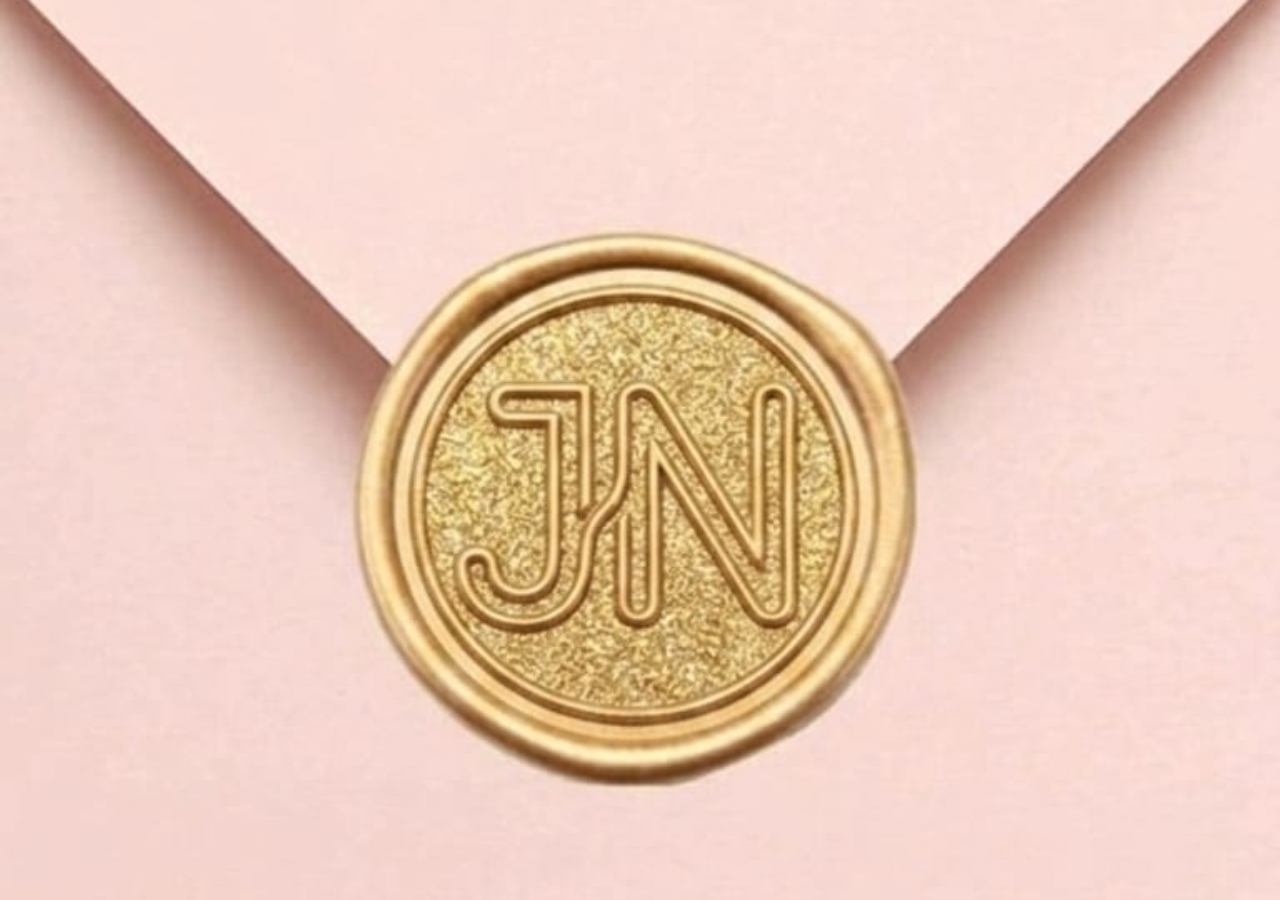
<file: index.html>
<!DOCTYPE html>
<html lang="en">
<head>
<meta charset="UTF-8">
<meta name="viewport" content="width=device-width, initial-scale=1.0">
<title>Invitation</title>
<link rel="stylesheet" href="style.css">

<meta property="og:title" content="Juraij & Nafiya Wedding 💍">
<meta property="og:description" content="You are invited to our special day 💖">
<meta property="og:image" content="https://fidhasherinpersonal-prog.github.io/J-N_Nikkah-Invitation/cover.jpg">
<meta property="og:url" content="https://fidhasherinpersonal-prog.github.io/J-N_Nikkah-Invitation/">
<meta property="og:type" content="website">
</head>

<body>

<div class="screen" id="screen">

    <!-- clickable seal area -->
    <div class="click-area" onclick="openInvite()"></div>

</div>

<script src="script.js"></script>

</body>
</html>
</file>
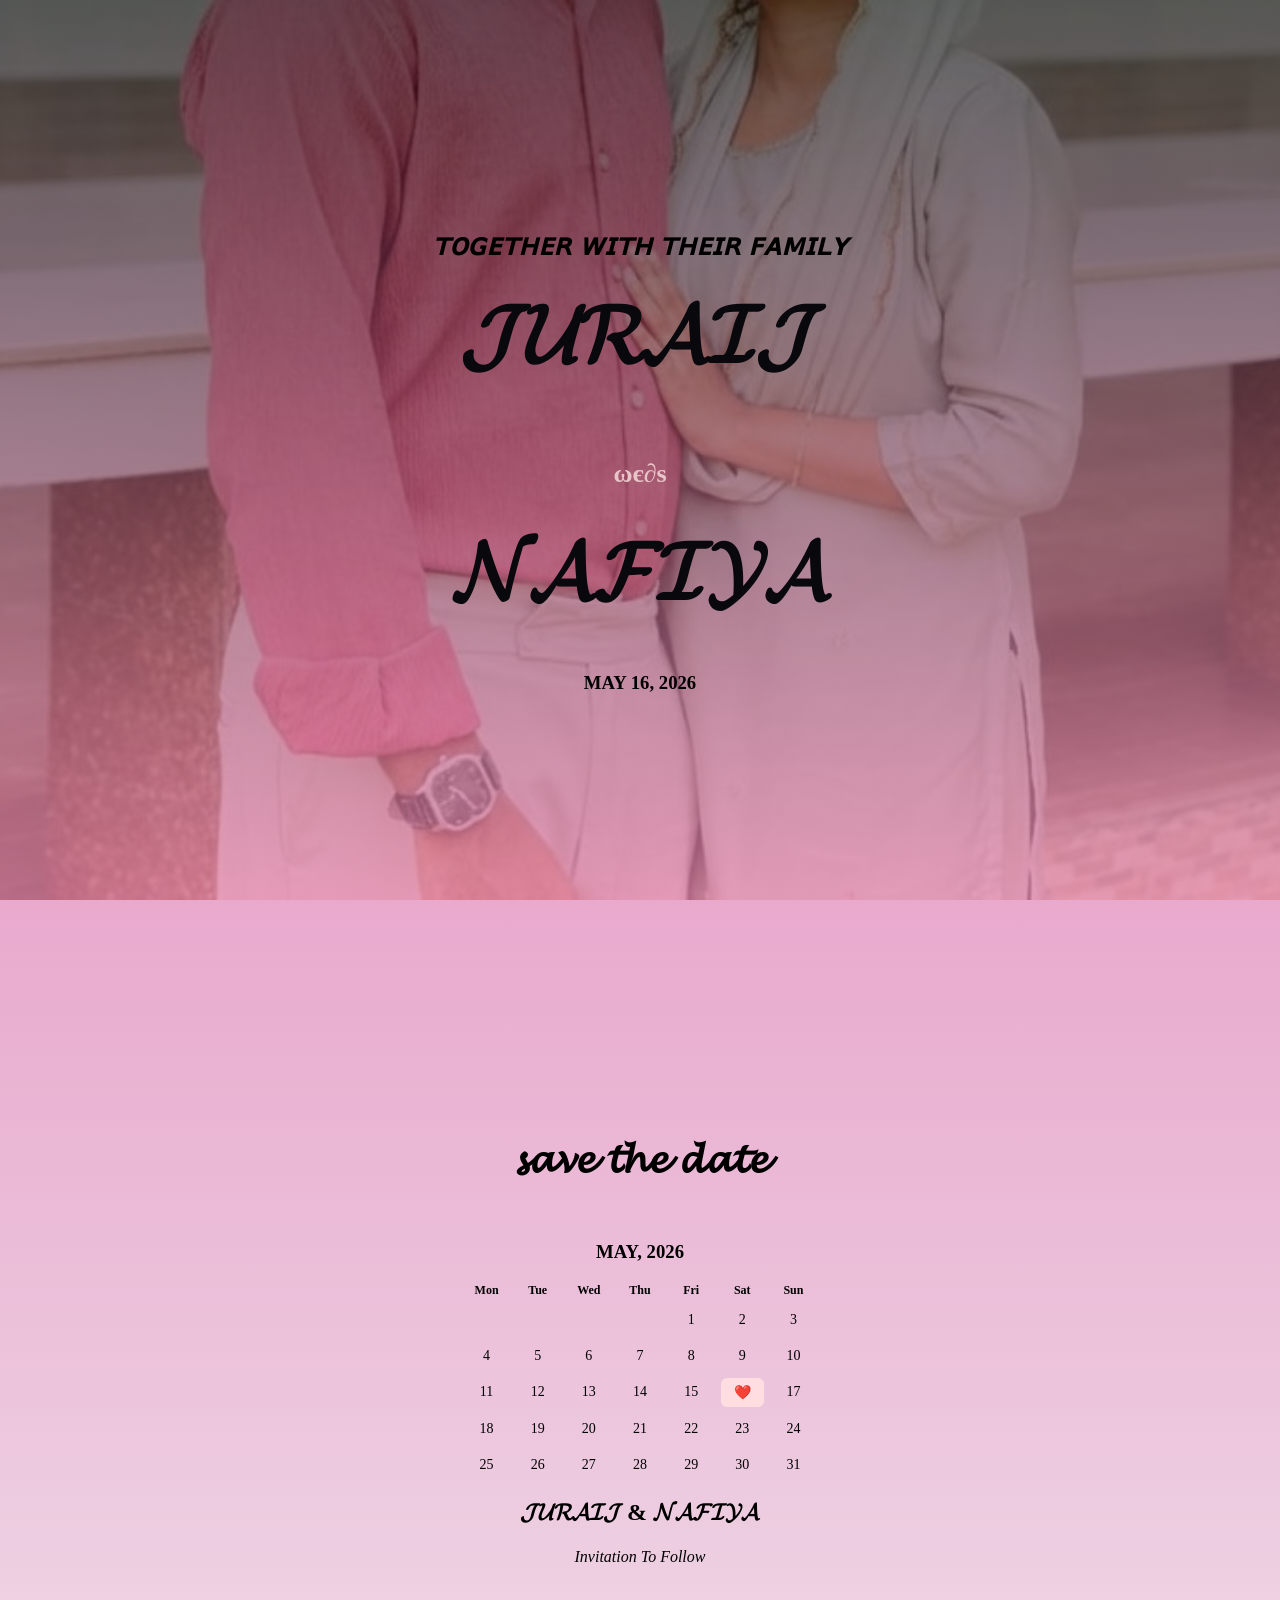
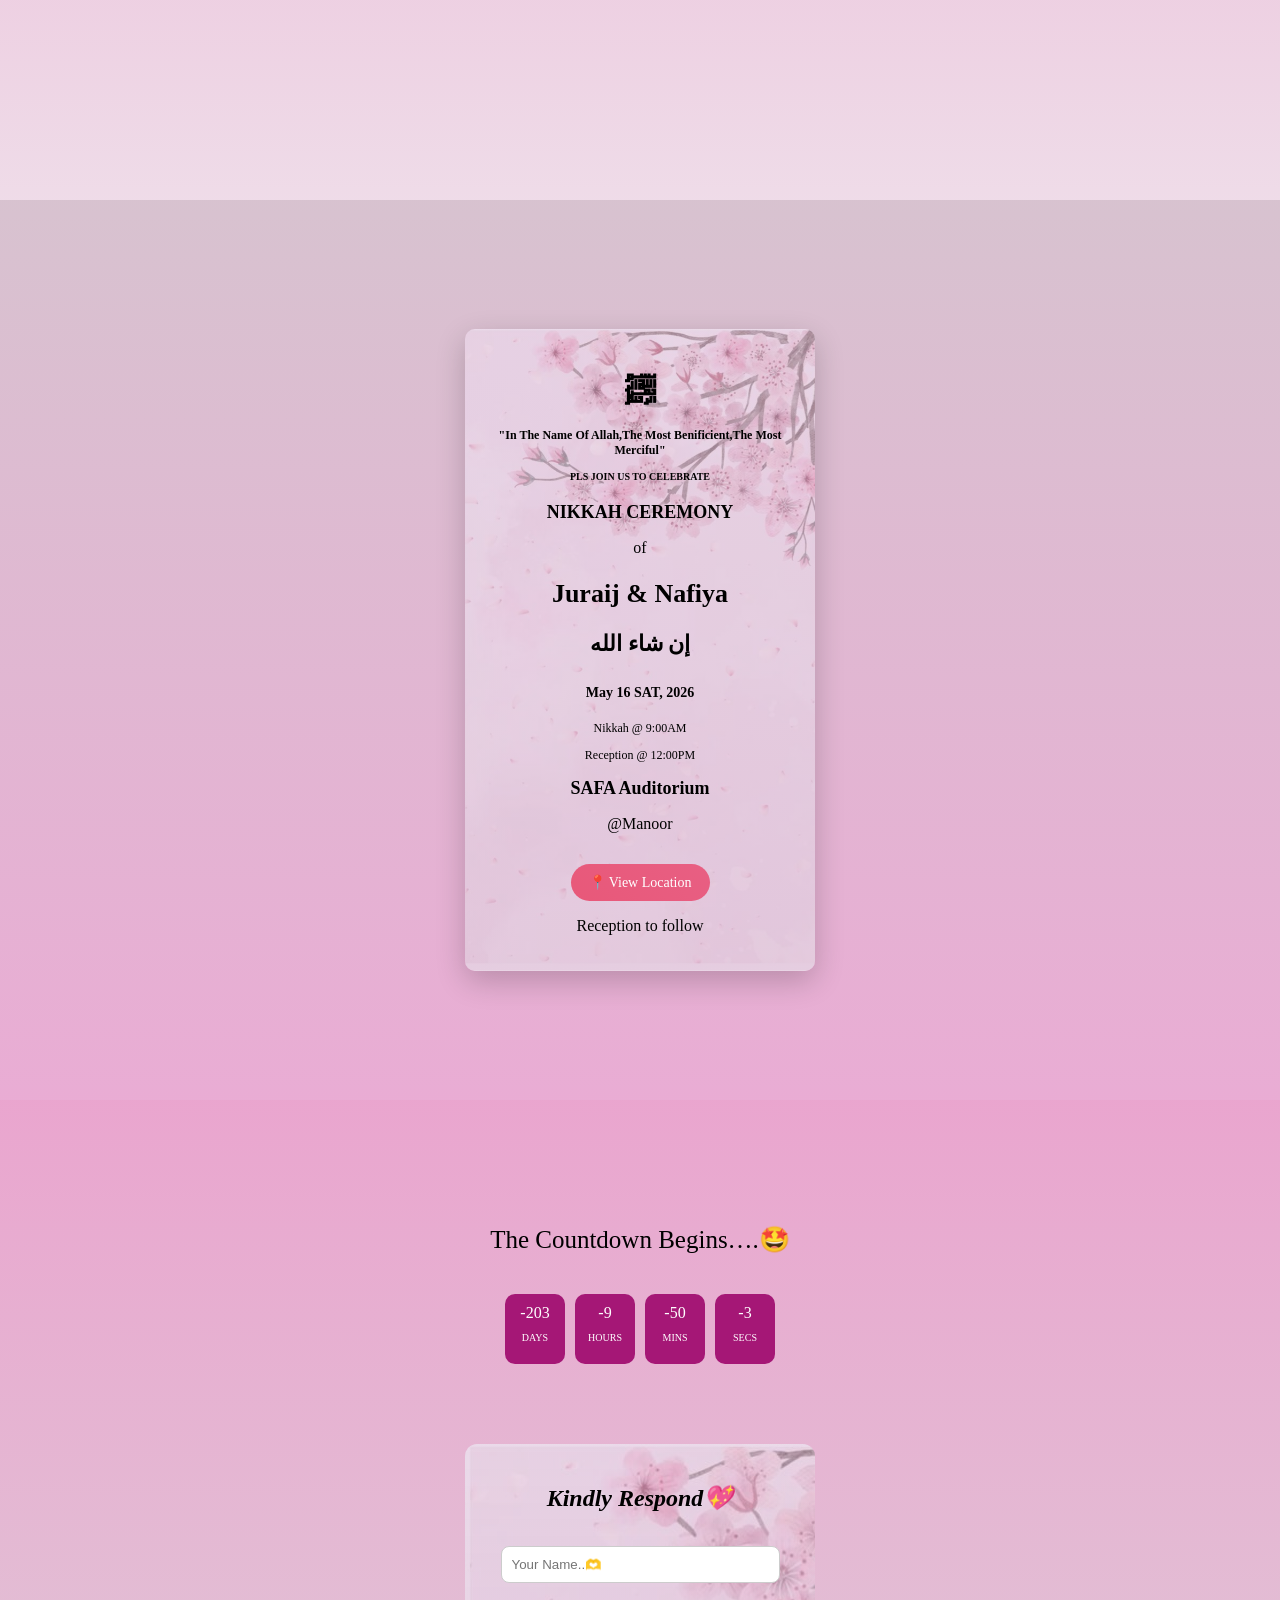
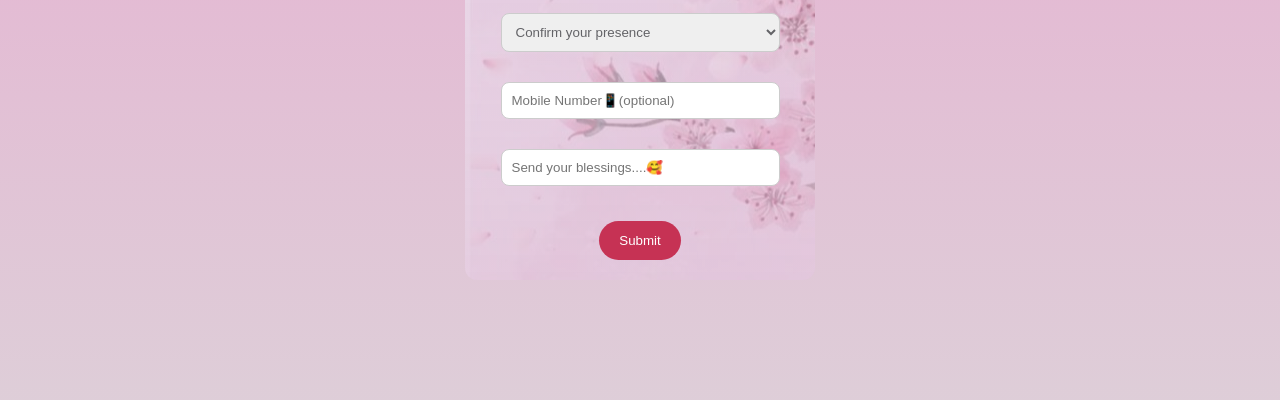
<file: main.html>
<!DOCTYPE html>
<html lang="en">
<head>
<meta charset="UTF-8">
<meta name="viewport" content="width=device-width, initial-scale=1.0">
<title>Wedding</title>
<link rel="stylesheet" href="main.css">
<link rel="scriptsheet" href="main.css">
</head>

<body>

<!-- 🌸 Section 1: Names -->
<section class="page hero">
    <h4>ᴛᴏɢᴇᴛʜᴇʀ ᴡɪᴛʜ ᴛʜᴇɪʀ ꜰᴀᴍɪʟʏ</h4>
    <h1>𝓙𝓤𝓡𝓐𝓘𝓙</h1>
    <h2>ωє∂ѕ</h2>
    <h1>𝓝𝓐𝓕𝓘𝓨𝓐</h1>
    <h3 class="date-m">MAY 16, 2026</h3>
    
</section>
<!-- 📅 Section 2: Calendar -->
<section class="page calendar">
    <h2>𝓼𝓪𝓿𝓮 𝓽𝓱𝓮 𝓭𝓪𝓽𝓮</h2>
    <h3> <a>MAY,</a> <a>2026</a>  </h3>
    <div class="calendar-box">
        <div class="day">Mon</div>
        <div class="day">Tue</div>
        <div class="day">Wed</div>
        <div class="day">Thu</div>
        <div class="day">Fri</div>
        <div class="day">Sat</div>
        <div class="day">Sun</div>

        <!-- Dates (example for June) -->
        <div></div><div></div><div></div><div></div>
        <div class="date">1</div>
        <div class="date">2</div>
        <div class="date">3</div>
        <div class="date">4</div>
        <div class="date">5</div>
        <div class="date">6</div>
        <div class="date">7</div>
        <div class="date">8</div>
        <div class="date">9</div>
        <div class="date">10</div>
        <div class="date">11</div>
        <div class="date">12</div>
        <div class="date">13</div>
        <div class="date">14</div>
        <div class="date">15</div>

         <!-- ❤️ Wedding Date -->
        <div class="date special">❤️</div>

        <div class="date">17</div>
        <div class="date">18</div>
        <div class="date">19</div>
        <div class="date">20</div>
        <div class="date">21</div>
        <div class="date">22</div>
        <div class="date">23</div>
        <div class="date">24</div>
        <div class="date">25</div>
        <div class="date">26</div>
        <div class="date">27</div>
        <div class="date">28</div>
        <div class="date">29</div>
        <div class="date">30</div>
        <div class="date">31</div> 
    </div>

    <h1>𝓙𝓤𝓡𝓐𝓘𝓙 & 𝓝𝓐𝓕𝓘𝓨𝓐</h1>
    <h4><i>Invitation To Follow</i></h4>
</section>

<!-- 👰 Section 3: Details -->
<section class="page details">

    <div class="card">
        <h2 class="bismi">​﷽</h2>

        <h3 class="top-text">"In The Name Of Allah,The Most Benificient,The Most Merciful"</h3>
        <h4 class="bottom-text">PLS JOIN US TO CELEBRATE</h4>

        <h1 class="title">NIKKAH CEREMONY</h1>

        <p class="of">of</p>

        <h2 class="names">Juraij & Nafiya</h2>

        <div class="line"></div>

        <h3 class="ins">إن شاء الله</h3>

        <h3 class="date">May 16 SAT, 2026</h3>

        <p class="time">Nikkah @ 9:00AM</p>
        <p class="time">Reception @ 12:00PM</p>

        <h2 class="venue">SAFA Auditorium</h2>
        <p>@Manoor</p>


        <a href="https://maps.app.goo.gl/9h479XhTLWyrWDgr5?g_st=aw" target="_blank" class="location-btn">
    📍 View Location
</a>

        <p class="footer">Reception to follow</p>

    </div>

</section>

<section class="page rsvp">
    <p class="countdown-begin">The Countdown Begins….🤩</p>

    <div class="countdown-box">
        <div class="time-box">
            <span id="days">00</span>
            <p>DAYS</p>
        </div>

        <div class="time-box">
            <span id="hours">00</span>
            <p>HOURS</p>
        </div>

        <div class="time-box">
            <span id="mins">00</span>
            <p>MINS</p>
        </div>

        <div class="time-box">
            <span id="secs">00</span>
            <p>SECS</p>
        </div>
    </div>

    <!-- RSVP FORM CARD -->
    <div class="rsvp-card" id="rsvpForm">

        <h2><i>Kindly Respond💖</i></h2>

        <form id="rsvpFormBox" action="https://formspree.io/f/xbdwrbzg" method="POST">
 
            <input type="text" name="name" id="name" placeholder="Your Name..🫶" required>

            <select name="attendance" id="attendance" required>
                <option value="">Confirm your presence</option>
                <option value="Yes">Yes, I will attend</option>
                <option value="No">No, I can’t attend</option>
            </select>

            <input type="tel" name="phone" id="phone" placeholder="Mobile Number📱(optional)">

            <input type="text" name="wish" id="wish" placeholder="Send your blessings....🥰">

            <button type="submit">Submit</button>
        </form>

    </div>

    <!-- THANK YOU CARD -->
    <div class="thank-card" id="thankCard" style="display: none;">
    <h2 id="thankMessage">💖</h2>
    <p class="rsvp-message">We’re so excited to celebrate our special day with you.....
        <a>Get ready for a beautiful day 🫂 </a></p>

    </div>

</section>

<script>

function submitRSVP(event) {
    event.preventDefault();

    const phone = document.getElementById("phone").value.trim();

    // Get stored numbers
    let submittedNumbers = JSON.parse(localStorage.getItem("rsvpNumbers")) || [];

    // Check if already submitted
    if (submittedNumbers.includes(phone)) {
        alert("You have already submitted your RSVP 💖");
        return;
    }

    const form = document.getElementById("rsvpFormBox");
    const data = new FormData(form);

    fetch("https://formspree.io/f/xbdwrbzg", {
        method: "POST",
        body: data,
        headers: {
            'Accept': 'application/json'
        }
    })
    .then(response => {
        if (response.ok) {

            // Save number
            submittedNumbers.push(phone);
            localStorage.setItem("rsvpNumbers", JSON.stringify(submittedNumbers));

            // Show thank card
            document.getElementById("rsvpForm").style.display = "none";
            document.getElementById("thankCard").style.display = "block";

            document.getElementById("thankMessage").innerText =
                "Thank You For Your Response 💖";

            startCountdown();

        } else {
            alert("Something went wrong 😢");
        }
    });
}


function startCountdown() {
    const eventDate = new Date("May 16, 2026 21:00:00").getTime();

    setInterval(() => {
        const now = new Date().getTime();
        const diff = eventDate - now;

        const days = Math.floor(diff / (1000 * 60 * 60 * 24));
        const hours = Math.floor((diff / (1000 * 60 * 60)) % 24);
        const mins = Math.floor((diff / (1000 * 60)) % 60);
        const secs = Math.floor((diff / 1000) % 60);

        document.getElementById("days").innerText = days;
        document.getElementById("hours").innerText = hours;
        document.getElementById("mins").innerText = mins;
        document.getElementById("secs").innerText = secs;

    }, 1000);
}

startCountdown();

</script>

</body>
</html>
</file>
<file: style.css>
/* Remove default spacing */
body, html {
    margin: 0;
    padding: 0;
    height: 100%;
}

/* Full screen background */
.screen {
    width: 100%;
    height: 100vh;

    background: url("envelope.jpg") no-repeat center center;
    background-size: cover;

    position: relative;
    transition: transform 1s ease, opacity 1s ease;
}

/* Click area (seal position) */
.click-area {
    position: absolute;

    /* Adjust these values to match your seal position */
    top: 55%;
    left: 50%;
    transform: translate(-50%, -50%);

    width: 100px;
    height: 100px;

    border-radius: 50%;
    cursor: pointer;
}

/* Animation when opening */
.screen.open {
    transform: scale(1.1);
    opacity: 0;
}
</file>
<file: main.css>
html {
    scroll-behavior: smooth;
    background: #f1cfe9;
}

body {
    margin: 0;
    font-family: 'Georgia', serif;
}

/* Make everything responsive */
* {
    box-sizing: border-box;
}

img {
    max-width: 100%;
    height: auto;
}

/* Each section */
.page {
    min-height: 100vh;
    padding: 40px 15px;
    display: flex;
    flex-direction: column;
    justify-content: center;
    align-items: center;
}

/* 🌸 Hero */
.hero {
    text-align: center;
    background: linear-gradient(rgba(3, 3, 3, 0.6),rgba(231, 126, 168, 0.7)), url("couple.jpg");
    background-repeat: no-repeat;
    background-size: cover;
    background-position: center;
}

.hero h1 {
    font-size: clamp(32px, 8vw, 85px);
    color: #09080c;
    margin-top: 3px;
}

.hero h2 {
    font-size: 26px;
    margin-top: 3px;
    margin-bottom: 30px;
    color: #e8c5c9;
}

.hero h3 {
    margin-top: -20px;
}

.hero h4 {
    margin-bottom: 20px;
    font-size: clamp(16px, 4vw, 30px);
    font-style: italic;
}

/* 📅 Calendar */
.calendar {
    background: linear-gradient(rgba(227, 144, 187, 0.6),rgba(238, 225, 232, 0.7));
}

.calendar-box {
    display: grid;
    grid-template-columns: repeat(7, 1fr);
    gap: 8px;
    width: 100%;
    max-width: 350px;
    text-align: center;
}

.day {
    font-weight: bold;
    font-size: 12px;
}

.date {
    padding: 6px;
    border-radius: 6px;
    font-size: 12px;
}

.calendar h2 {
    font-size: clamp(24px, 6vw, 45px);
    margin-top: 20px;
}

.calendar h3 {
    margin-bottom: 20px;
}

.calendar h1 {
    margin-top: 20px;
}

.calendar h4 {
    font-weight: lighter;
    font-size: 16px;
    margin-top: 2px;
}

/* Highlight wedding day */
.special {
    background: #ffdde1;
    color: #ce95a8;
    font-weight: bold;
}

/* 👰 Details */
.details {
    background: linear-gradient(rgba(205, 189, 197, 0.7), rgba(228, 149, 198, 0.6));
}

/* Card */
.card {
    background: linear-gradient(rgba(221, 194, 219, 0.6),rgba(218, 184, 211, 0.7)), url("card-bg.jpg");
    background-size: cover;
    background-position: center;

    width: 90%;
    max-width: 350px;
    padding: 20px;

    text-align: center;
    border-radius: 10px;
    box-shadow: 0 10px 30px rgba(0,0,0,0.2);
}

/* Text */
.bismi {
    font-size: 30px;
    margin-bottom: 20px;
}

.top-text {
    font-size: 12px;
}

.bottom-text {
    font-size: 10px;
    margin-bottom: 20px;
}

.title {
    font-size: 18px;
}

.names {
    font-size: 26px;
}

.ins {
    font-size: 22px;
}

.date {
    font-size: 14px;
}

.time {
    font-size: 12px;
}

.venue {
    font-size: 18px;
}

/* Button */
.location-btn {
    display: inline-block;
    margin-top: 15px;
    padding: 10px 18px;
    background: linear-gradient(45deg, #e85879, #e85f83);
    color: white;
    text-decoration: none;
    border-radius: 30px;
    font-size: 14px;
}

/* RSVP */
.rsvp {
    background: linear-gradient(rgba(232, 155, 200, 0.8), rgba(214, 205, 209, 0.7));
}

/* Cards */
.rsvp-card,
.thank-card {
    background: linear-gradient(rgba(221, 194, 219, 0.6),rgba(218, 184, 211, 0.7)), url("card-bg.jpg");

    width: 90%;
    max-width: 350px;
    padding: 20px;
    height: auto;

    border-radius: 12px;
    text-align: center;
    margin: 20px auto;
}

/* Inputs */
.rsvp-card input {
    width: 100%;
    padding: 10px;
    margin: 10px 0;
}

/* Button */
.rsvp-card button {
    margin-top: 20px;
    padding: 12px 20px;
    border: none;
    background: #c63254;
    color: white;
    border-radius: 20px;
}

/* Thank card */
.thank-card h2 {
    font-size: 28px;
}


.rsvp-message {
    font-size: 16px;
    margin: 20px 0;
}


.countdown-begin {
    font-size: 25px;
}

/* Countdown */
.countdown-box {
    display: flex;
    justify-content: center;
    gap: 10px;
    flex-wrap: wrap;
    margin-bottom: 60px;
    margin-top: 15px;
}

.time-box {
    background: #a51776;
    width: 60px;
    height: 70px;
    border-radius: 10px;

    display: flex;
    flex-direction: column;
    justify-content: center;
    align-items: center;
}
.time-box P{
    color: white;
    font-size: 10px;

}
.time-box span{
    color: white;

}
.time-box span {
    font-size: 16px;
}

.rsvp-card select {
    width: 90%;
    padding: 10px;
    margin: 15px 0;
    border-radius: 8px;
    border: 1px solid #ccc;
    color: #636367;
}
.rsvp-card input{
    width: 90%;
    padding: 10px;
    margin: 15px 0;
    border-radius: 8px;
    border: 1px solid #ccc;
}
</file>
